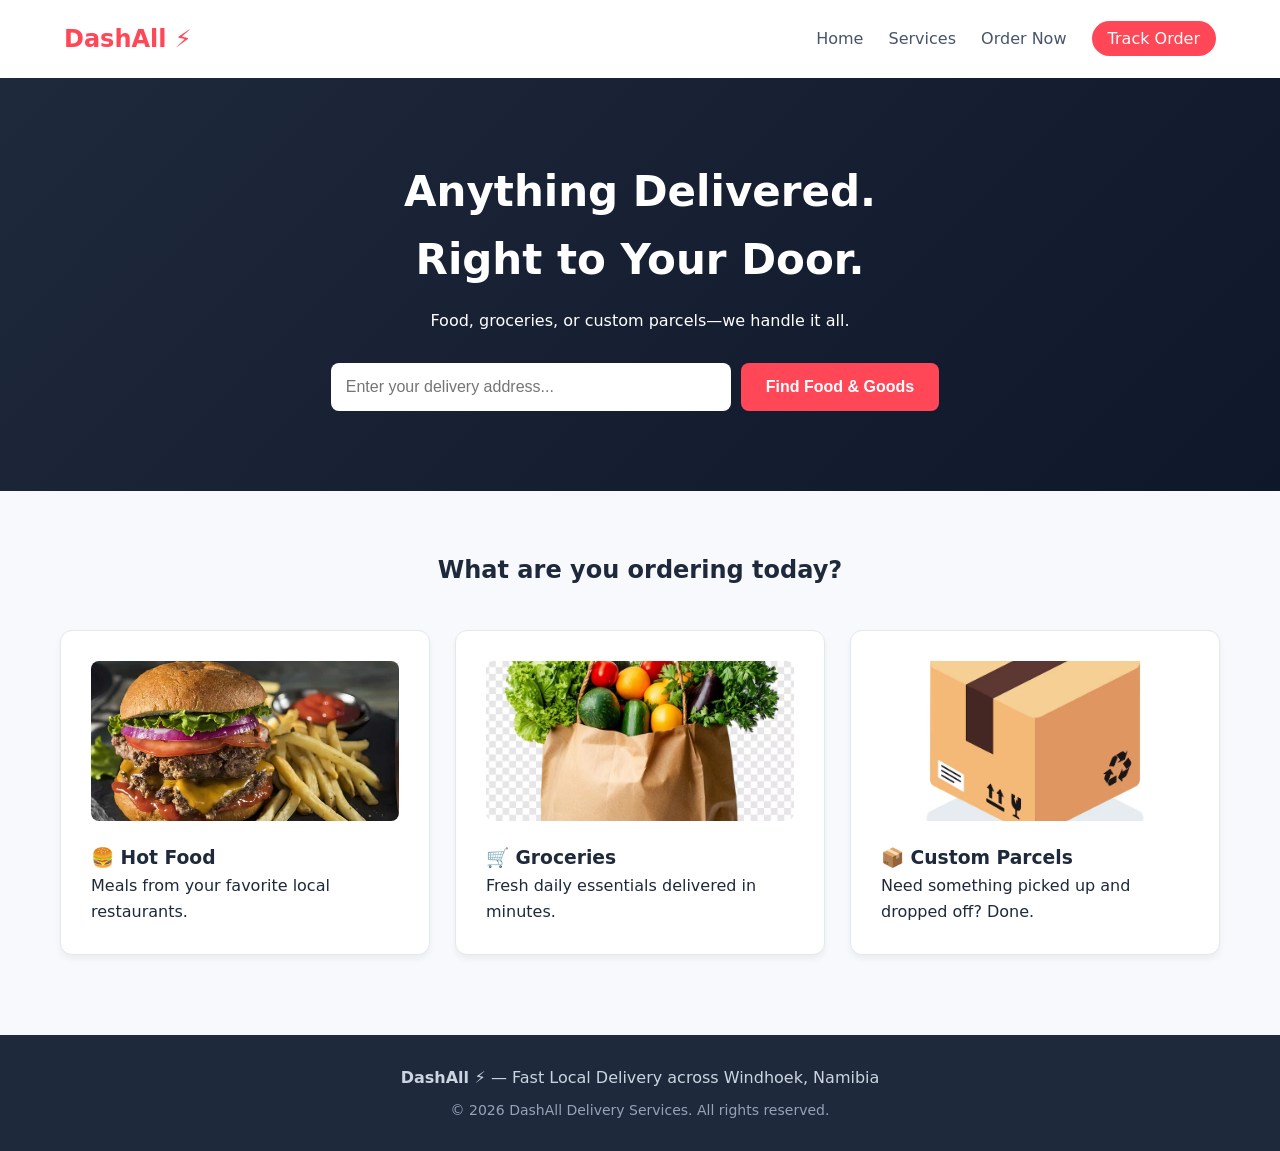
<file: index.html>
<!DOCTYPE html>
<html lang="en">
<head>
    <meta charset="UTF-8">
    <meta name="viewport" content="width=device-width, initial-scale=1.0">
    <title>DashAll | Fast Local Delivery</title>
    <link rel="stylesheet" href="style.css">
</head>
<body>

    <header>
        <div class="logo">DashAll ⚡</div>
        <nav>
             <a href="index.html">Home</a>
            <a href="services.html">Services</a>
             <a href="order.html">Order Now</a>
            <a href="track.html" class="nav-btn">Track Order</a>
        </nav>
    </header>

    <section class="hero-section" id="track">
        <h1>Anything Delivered.<br>Right to Your Door.</h1>
        <p>Food, groceries, or custom parcels—we handle it all.</p>
        
        <div class="search-box">
            <input type="text" id="addressInput" placeholder="Enter your delivery address...">
            <button id="findBtn">Find Food & Goods</button>
            <p id="statusMessage"></p>
        </div>
    </section>

    <main id="services">
        <h2>What are you ordering today?</h2>
        
                <div class="category-grid">
            <!-- Card 1: Food -->
            <div class="category-card" id="foodCard">
                <img src="./food.jpg" alt="Hot Food Delivery" class="card-img">
                <h3>🍔 Hot Food</h3>
                <p>Meals from your favorite local restaurants.</p>
            </div>

            <!-- Card 2: Groceries -->
            <div class="category-card" id="groceryCard">
                <img src="./groceries.JPG" alt="Fresh Groceries" class="card-img">
                <h3>🛒 Groceries</h3>
                <p>Fresh daily essentials delivered in minutes.</p>
            </div>

            <!-- Card 3: Custom Packages -->
            <div class="category-card" id="parcelCard">
             <img src="./parcel.jpg" alt="Custom Parcels" class="card-img">
                <h3>📦 Custom Parcels</h3>
                <p>Need something picked up and dropped off? Done.</p>
            </div>
        </div>

                <!-- Existing category-grid ends here -->
        </div>

        <!-- NEW: Hidden Details Panel -->
        <div id="detailsPanel" class="details-panel hidden">
            <h3 id="panelTitle">Service Title</h3>
            <p id="panelDescription">Service details will appear here.</p>
            <button id="closePanelBtn" class="close-btn">Close Details ✖</button>
        </div>

    </main>
     <!-- 4. THE FOOTER: Completes the HTML body skeleton -->
    <footer>
        <p><strong>DashAll ⚡</strong> — Fast Local Delivery across Windhoek, Namibia</p>
        <p class="footer-sub">© 2026 DashAll Delivery Services. All rights reserved.</p>
    </footer>

   <!-- Adding a dot and a forward-slash tells the browser to look in the main folder -->
<script src="./script.js"></script>
</body>
</html>
</file>
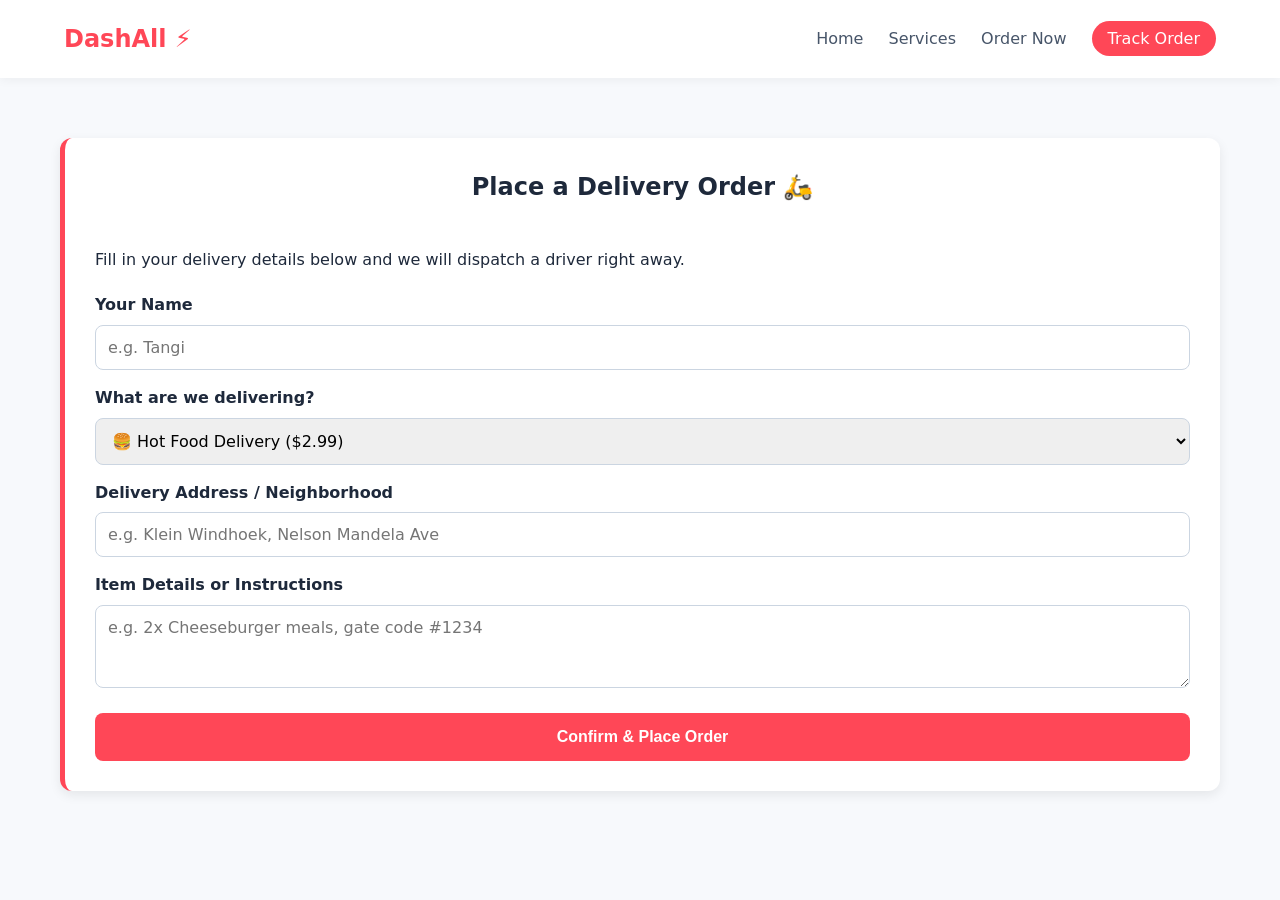
<file: order.html>
<!DOCTYPE html>
<html lang="en">
<head>
    <meta charset="UTF-8">
    <meta name="viewport" content="width=device-width, initial-scale=1.0">
    <title>Order Now | DashAll</title>
    <!-- Sharing our global stylesheet -->
    <link rel="stylesheet" href="style.css">
</head>
<body>

    <!-- SHARED HEADER -->
    <header>
        <div class="logo">DashAll ⚡</div>
        <nav>
           <a href="index.html">Home</a>
            <a href="services.html">Services</a>
            <a href="order.html">Order Now</a>
            <a href="track.html" class="nav-btn">Track Order</a>
        </nav>
    </header>

    <!-- ORDER FORM CONTENT -->
    <main>
        <div class="details-panel">
            <h2>Place a Delivery Order 🛵</h2>
            <p>Fill in your delivery details below and we will dispatch a driver right away.</p>

            <!-- THE FORM: Groups all user inputs together -->
            <form id="orderForm" class="order-form">
                
                <label for="customerName">Your Name</label>
                <input type="text" id="customerName" placeholder="e.g. Tangi" required>

                <label for="serviceCategory">What are we delivering?</label>
                <select id="serviceCategory">
                    <option value="🍔 Hot Food Delivery ($2.99)">🍔 Hot Food Delivery ($2.99)</option>
                    <option value="🛒 Express Groceries ($4.99)">🛒 Express Groceries ($4.99)</option>
                    <option value="📦 Custom Courier Parcel ($6.50)">📦 Custom Courier Parcel ($6.50)</option>
                </select>

                <label for="deliveryAddress">Delivery Address / Neighborhood</label>
                <input type="text" id="deliveryAddress" placeholder="e.g. Klein Windhoek, Nelson Mandela Ave" required>

                <label for="orderNotes">Item Details or Instructions</label>
                <textarea id="orderNotes" rows="3" placeholder="e.g. 2x Cheeseburger meals, gate code #1234"></textarea>

                <button type="submit" class="submit-btn">Confirm & Place Order</button>
            </form>
        </div>

        <!-- HIDDEN RECEIPT SUMMARY: Revealed by order.js after submission -->
        <div id="orderReceipt" class="details-panel hidden">
            <h3 id="receiptTitle">✅ Order Confirmed!</h3>
            <p id="receiptBody"></p>
        </div>
    </main>

    <!-- Page-Specific Script: Only runs on order.html -->
    <script src="./order.js"></script>
</body>
</html>
</file>
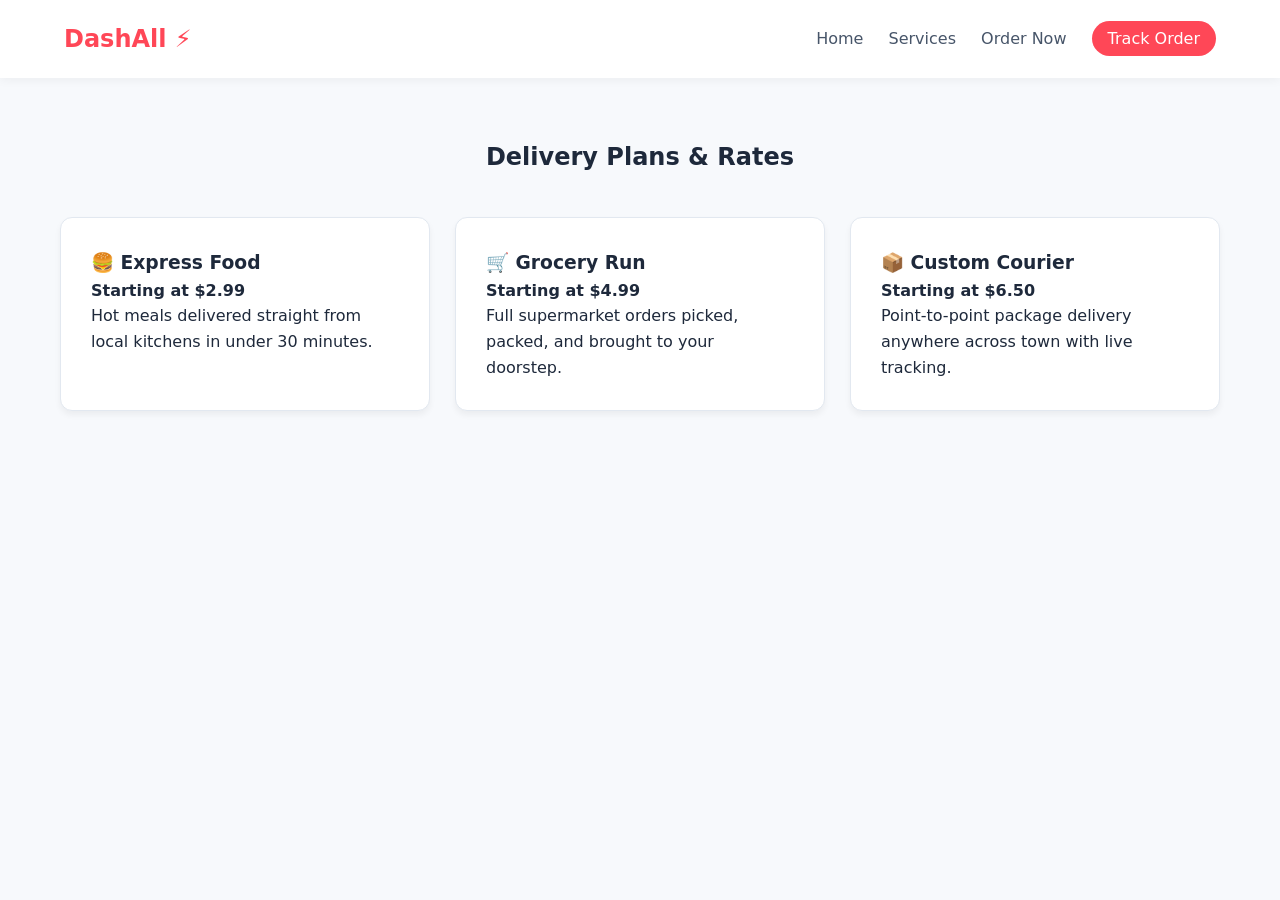
<file: services.html>
<!DOCTYPE html>
<html lang="en">
<head>
    <meta charset="UTF-8">
    <meta name="viewport" content="width=device-width, initial-scale=1.0">
    <title>Our Services | DashAll</title>
    <!-- Sharing our global design rules -->
    <link rel="stylesheet" href="style.css">
</head>
<body>

    <!-- SHARED HEADER -->
    <header>
        <div class="logo">DashAll ⚡</div>
        <nav>
            <a href="index.html">Home</a>
            <a href="services.html">Services</a>
             <a href="order.html">Order Now</a>
            <a href="track.html" class="nav-btn">Track Order</a>
        </nav>
    </header>

    <!-- SERVICES PAGE CONTENT -->
    <main>
        <h2>Delivery Plans & Rates</h2>

        <div class="category-grid">
            <div class="category-card">
                <h3>🍔 Express Food</h3>
                <p><strong>Starting at $2.99</strong></p>
                <p>Hot meals delivered straight from local kitchens in under 30 minutes.</p>
            </div>

            <div class="category-card">
                <h3>🛒 Grocery Run</h3>
                <p><strong>Starting at $4.99</strong></p>
                <p>Full supermarket orders picked, packed, and brought to your doorstep.</p>
            </div>

            <div class="category-card">
                <h3>📦 Custom Courier</h3>
                <p><strong>Starting at $6.50</strong></p>
                <p>Point-to-point package delivery anywhere across town with live tracking.</p>
            </div>
        </div>
    </main>

</body>
</html>
</file>
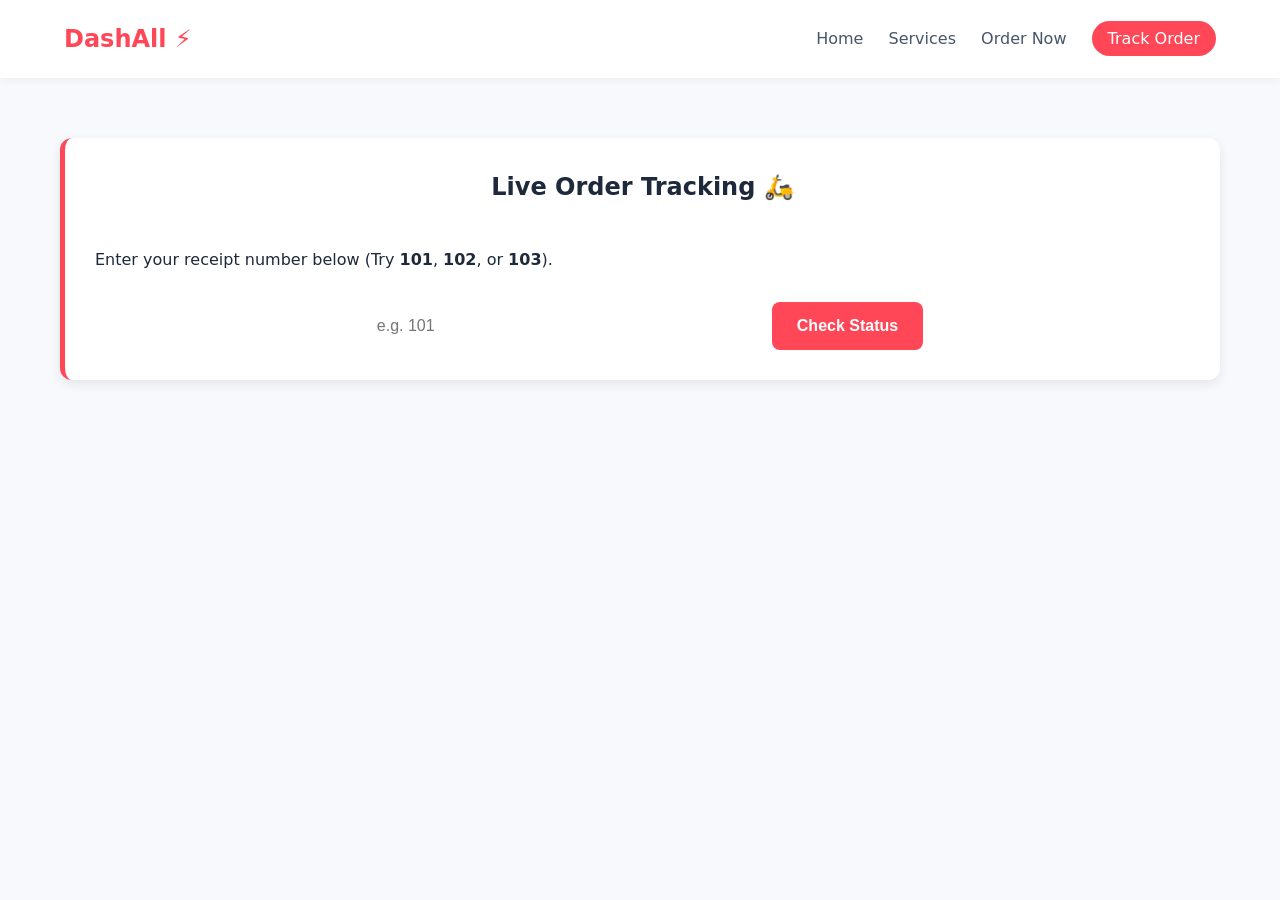
<file: track.html>
<!DOCTYPE html>
<html lang="en">
<head>
    <meta charset="UTF-8">
    <meta name="viewport" content="width=device-width, initial-scale=1.0">
    <title>Track Your Order | DashAll</title>
    <!-- Sharing our global stylesheet -->
    <link rel="stylesheet" href="style.css">
</head>
<body>

    <!-- SHARED HEADER -->
    <header>
        <div class="logo">DashAll ⚡</div>
        <nav>
            <a href="index.html">Home</a>
            <a href="services.html">Services</a>
             <a href="order.html">Order Now</a>
            <a href="track.html" class="nav-btn">Track Order</a>
        </nav>
    </header>

    <!-- TRACKING CONTENT -->
    <main>
        <div class="details-panel">
            <h2>Live Order Tracking 🛵</h2>
            <p>Enter your receipt number below (Try <strong>101</strong>, <strong>102</strong>, or <strong>103</strong>).</p>
            
            <div class="search-box">
                <!-- Added IDs so track.js can read the input and listen to the button -->
                <input type="text" id="orderInput" placeholder="e.g. 101">
                <button id="checkBtn">Check Status</button>
            </div>
        </div>

        <!-- NEW: Hidden Result Card (Reuses your existing CSS classes!) -->
        <div id="orderResult" class="details-panel hidden">
            <h3 id="resultHeader">Order Status</h3>
            <p id="resultDetails">Details will load here...</p>
        </div>
    </main>

    <!-- Page-Specific Script: Only runs on track.html -->
    <script src="track.js"></script>
</body>
</html>
</file>
<file: style.css>
/* 1. GLOBAL SETTINGS: Resetting space and picking a clean look */
* {
    box-sizing: border-box;
    margin: 0;
    padding: 0;
}

body {
    font-family: 'Segoe UI', system-ui, sans-serif;
    background-color: #f7f9fc;
    color: #1e293b;
    line-height: 1.6;
}

/* 2. THE HEADER: Sticks to the top, logos on left, links on right */
header {
    background-color: #ffffff;
    display: flex;
    justify-content: space-between; /* Pushes logo left, nav right */
    align-items: center;
    padding: 20px 5%;
    box-shadow: 0 2px 10px rgba(0, 0, 0, 0.05);
}

.logo {
    font-size: 24px;
    font-weight: bold;
    color: #ff4757; /* Delivery Red Accent */
}

nav a {
    text-decoration: none;
    color: #475569;
    margin-left: 20px;
    font-weight: 500;
}

.nav-btn {
    background-color: #ff4757;
    color: white;
    padding: 8px 16px;
    border-radius: 20px;
}

/* 3. THE HERO SECTION: Massive background block at the top */
.hero-section {
    background: linear-gradient(135deg, #1e293b, #0f172a);
    color: white;
    text-align: center;
    padding: 80px 20px;
}

.hero-section h1 {
    font-size: 42px;
    margin-bottom: 15px;
}

.search-box {
    margin-top: 30px;
    display: flex;
    justify-content: center;
    gap: 10px; /* Gap between input and button */
}

.search-box input {
    width: 100%;
    max-width: 400px;
    padding: 15px;
    border: none;
    border-radius: 8px;
    font-size: 16px;
}

.search-box button {
    background-color: #ff4757;
    color: white;
    border: none;
    padding: 15px 25px;
    font-size: 16px;
    font-weight: bold;
    border-radius: 8px;
    cursor: pointer;
}

/* 4. THE MAIN CONTENT: Centered container with our categories grid */
main {
    max-width: 1200px;
    margin: 60px auto; /* 60px space top/bottom, auto centers the block */
    padding: 0 20px;
}

main h2 {
    text-align: center;
    margin-bottom: 40px;
}

/* THE GRID: Spreads our cards out side-by-side automatically */
.category-grid {
    display: flex;
    gap: 25px;
    justify-content: center;
    flex-wrap: wrap; /* Lets cards drop to next line on mobile screens */
}

/* Individual Cards */
.category-card {
    background-color: white;
    flex: 1;
    min-width: 280px; /* Prevents cards from getting too squished */
    padding: 30px;
    border-radius: 12px;
    box-shadow: 0 4px 6px rgba(0, 0, 0, 0.05);
    border: 1px solid #e2e8f0;
    transition: transform 0.2s;
    cursor: pointer;
}

.category-card:hover {
    transform: translateY(-5px); /* Elegant little bounce up when hovered */
}
#statusMessage {
    margin-top: 20px;
    font-size: 18px;
    font-weight: 500;
    text-align: center;
}
/* The Invisibility Cloak: Completely hides whatever element has this class */
.hidden {
    display: none;
}

/* Styling for the revealed details panel */
.details-panel {
    background-color: white;
    margin-top: 30px;
    padding: 30px;
    border-radius: 12px;
    border-left: 5px solid #ff4757; /* Nice red accent bar on the left */
    box-shadow: 0 4px 12px rgba(0, 0, 0, 0.08);
}

.details-panel h3 {
    margin-bottom: 10px;
    font-size: 22px;
}

.close-btn {
    margin-top: 15px;
    background-color: #e2e8f0;
    color: #1e293b;
    border: none;
    padding: 8px 16px;
    border-radius: 6px;
    cursor: pointer;
    font-weight: bold;
}

.close-btn:hover {
    background-color: #cbd5e1;
}
/* Control image sizing inside category cards */
.card-img {
    width: 100%;          /* Forces the image to match the card's exact width */
    height: 160px;        /* Gives all three cards a uniform image height */
    object-fit: cover;    /* Crops the photo cleanly instead of stretching it */
    border-radius: 8px;   /* Rounds the corners to match the card */
    margin-bottom: 15px;
}
/* Form Layout & Inputs */
.order-form {
    display: flex;
    flex-direction: column; /* Stacks labels and inputs cleanly top-to-bottom */
    gap: 15px;
    margin-top: 20px;
}

.order-form label {
    font-weight: 600;
    margin-bottom: -8px;
}

.order-form input,
.order-form select,
.order-form textarea {
    padding: 12px;
    border: 1px solid #cbd5e1;
    border-radius: 8px;
    font-size: 16px;
    font-family: inherit;
}

.submit-btn {
    background-color: #ff4757;
    color: white;
    border: none;
    padding: 15px;
    font-size: 16px;
    font-weight: bold;
    border-radius: 8px;
    cursor: pointer;
    margin-top: 10px;
}

.submit-btn:hover {
    background-color: #e84118;
}
/* ==========================================
   5. GLOBAL FOOTER
   ========================================== */
footer {
    background-color: #1e293b;
    color: #cbd5e1;
    text-align: center;
    padding: 30px 20px;
    margin-top: 80px;
}

.footer-sub {
    font-size: 14px;
    color: #94a3b8;
    margin-top: 8px;
}


/* ==========================================
   6. MOBILE RESPONSIVENESS (@media Query)
   ========================================== */
@media (max-width: 768px) {
    /* Stack the logo on top of the navigation links on phones */
    header {
        flex-direction: column;
        gap: 15px;
    }

    nav {
        display: flex;
        flex-wrap: wrap;
        justify-content: center;
        gap: 12px;
    }

    nav a {
        margin-left: 0; /* Resets desktop spacing so links center neatly */
    }

    /* Shrink hero headline slightly so it fits phone screens */
    .hero-section h1 {
        font-size: 30px;
    }

    /* Stack the search input and button vertically on phones */
    .search-box {
        flex-direction: column;
        align-items: center;
    }

    .search-box button {
        width: 100%;
        max-width: 400px;
    }
}
</file>
